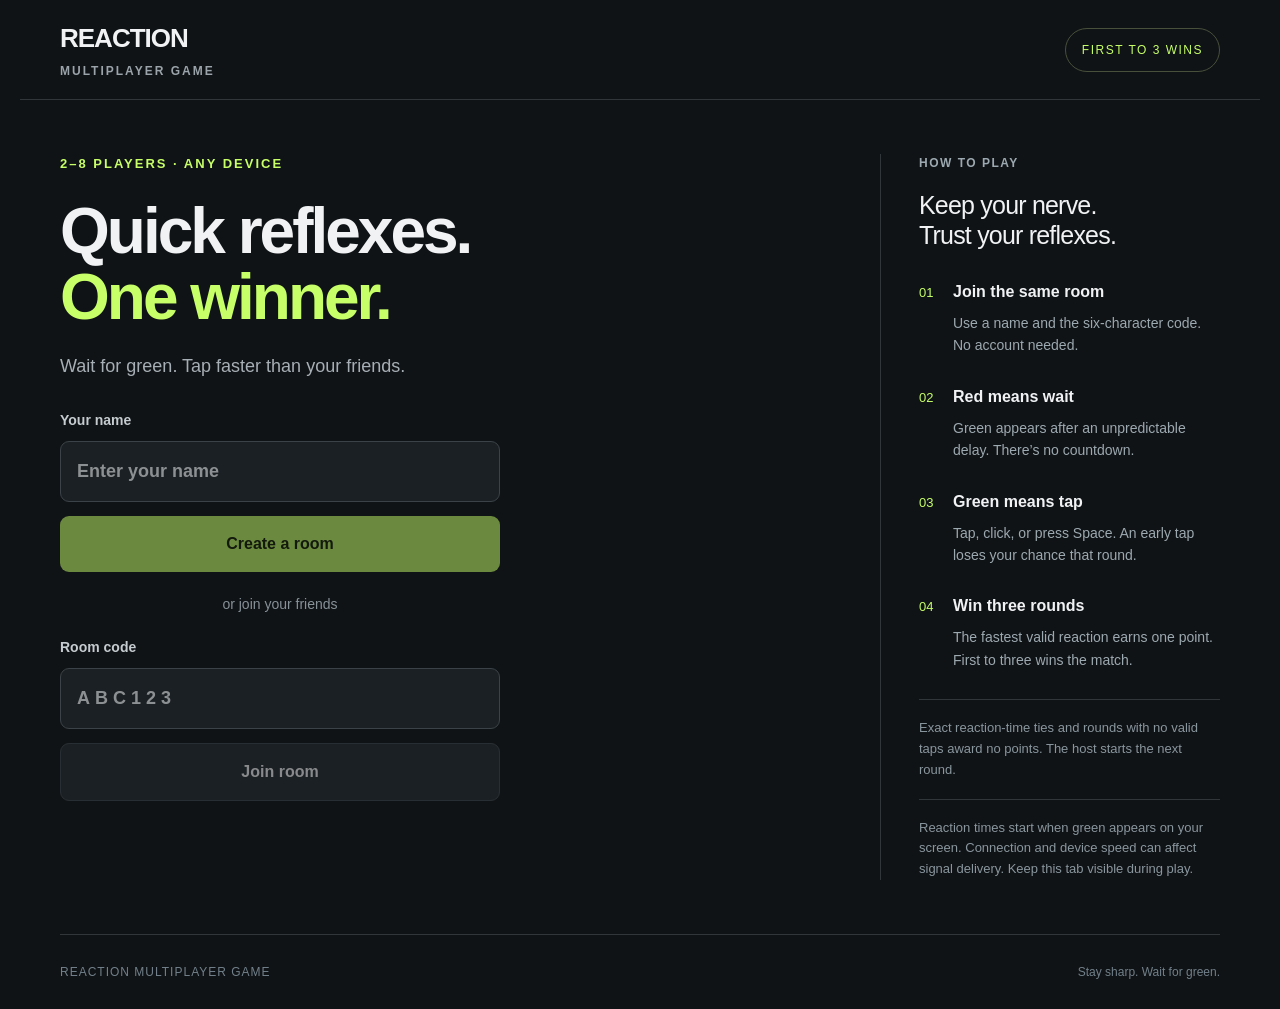
<file: docs/index.html>
<!doctype html><html lang="en"><head><meta charset="UTF-8"/><meta name="viewport" content="width=device-width,initial-scale=1.0"/><title>Reaction Multiplayer Game</title><meta name="description" content="A reaction race for 2–8 players. Wait for green. First to three wins."/>  <script type="module" crossorigin src="./assets/index-Dib7TJ8w.js"></script>
  <link rel="stylesheet" crossorigin href="./assets/index-pGiqoTzx.css">
</head><body><div id="root"></div></body></html>
</file>
